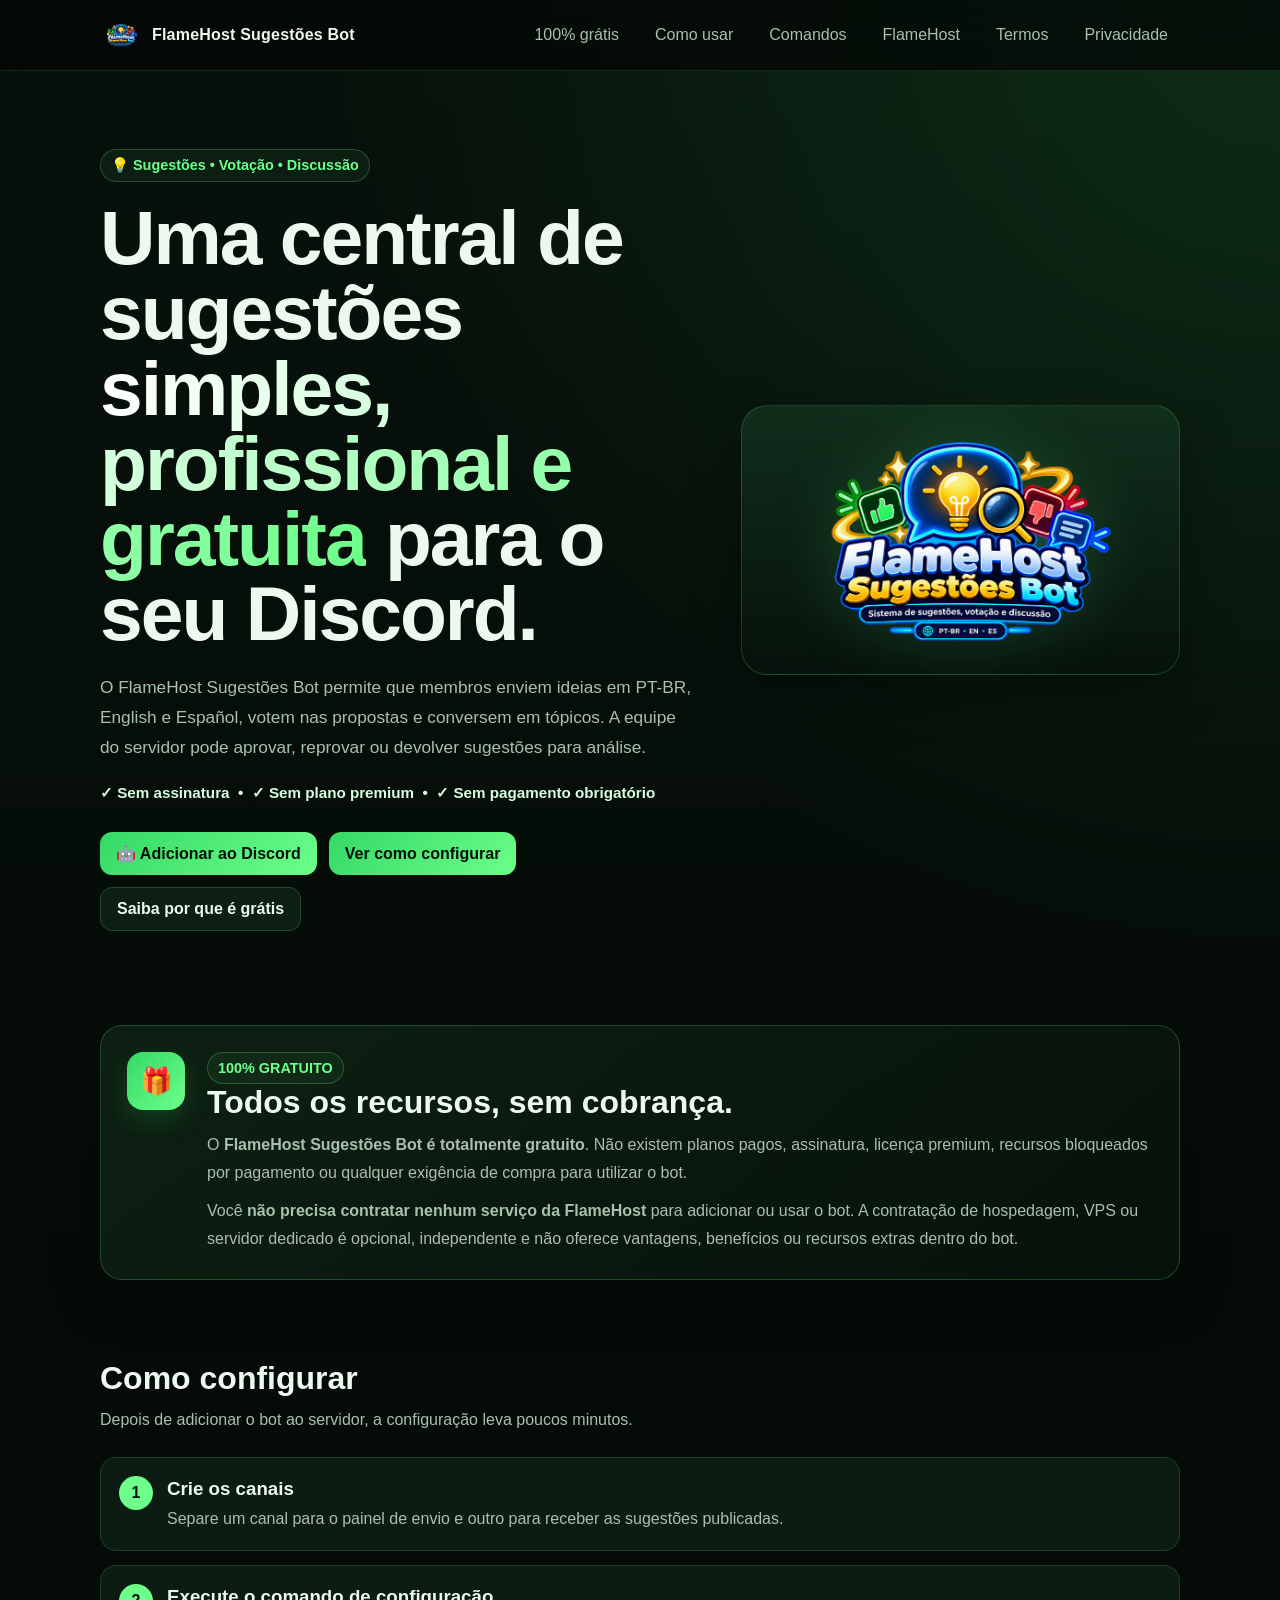
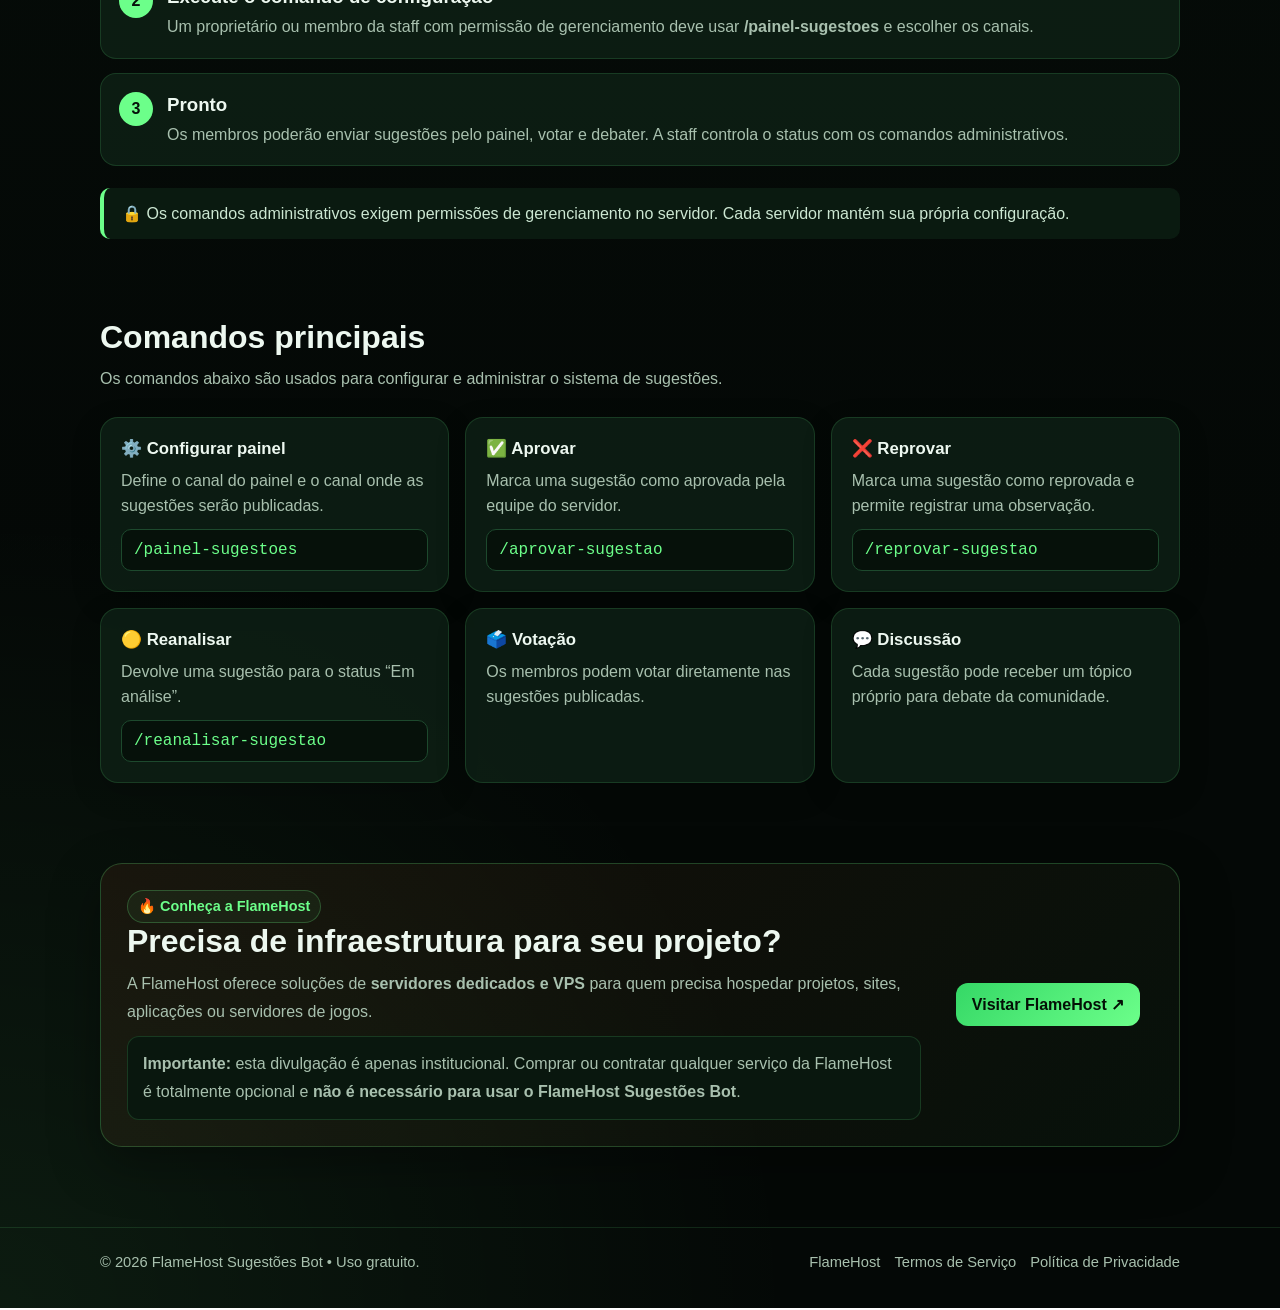
<file: index.html>
<!doctype html>
<html lang="pt-BR">
<head>
  <meta charset="utf-8">
  <meta name="viewport" content="width=device-width,initial-scale=1">
  <meta name="description" content="FlameHost Sugestões Bot — sistema 100% gratuito de sugestões, votação e discussão para comunidades no Discord.">
  <title>FlameHost Sugestões Bot</title>
  <link rel="stylesheet" href="style.css">
</head>
<body>
<header>
  <div class="container nav">
    <a class="brand" href="index.html"><img src="assets/logo.png" alt="Logo FlameHost Sugestões Bot"><span>FlameHost Sugestões Bot</span></a>
    <nav class="navlinks">
      <a href="#gratis">100% grátis</a>
      <a href="#como-usar">Como usar</a>
      <a href="#comandos">Comandos</a>
      <a href="#flamehost">FlameHost</a>
      <a href="termos.html">Termos</a>
      <a href="privacidade.html">Privacidade</a>
    </nav>
  </div>
</header>
<main>
  <div class="container hero">
    <div>
      <span class="eyebrow">💡 Sugestões • Votação • Discussão</span>
      <h1>Uma central de sugestões <span class="gradient">simples, profissional e gratuita</span> para o seu Discord.</h1>
      <p class="lead">O FlameHost Sugestões Bot permite que membros enviem ideias em PT-BR, English e Español, votem nas propostas e conversem em tópicos. A equipe do servidor pode aprovar, reprovar ou devolver sugestões para análise.</p>
      <div class="free-line">✓ Sem assinatura &nbsp;•&nbsp; ✓ Sem plano premium &nbsp;•&nbsp; ✓ Sem pagamento obrigatório</div>
      <div class="actions">
        <a class="btn primary" href="https://discord.com/oauth2/authorize?client_id=1452710670234685712&permissions=8&integration_type=0&scope=bot" target="_blank" rel="noopener noreferrer">🤖 Adicionar ao Discord</a>
        <a class="btn primary" href="#como-usar">Ver como configurar</a>
        <a class="btn secondary" href="#gratis">Saiba por que é grátis</a>
      </div>
    </div>
    <div class="hero-card"><img src="assets/logo.png" alt="FlameHost Sugestões Bot"></div>
  </div>

  <section id="gratis">
    <div class="container">
      <div class="free-panel">
        <div class="free-icon">🎁</div>
        <div>
          <span class="eyebrow">100% GRATUITO</span>
          <h2 class="section-title">Todos os recursos, sem cobrança.</h2>
          <p>O <strong>FlameHost Sugestões Bot é totalmente gratuito</strong>. Não existem planos pagos, assinatura, licença premium, recursos bloqueados por pagamento ou qualquer exigência de compra para utilizar o bot.</p>
          <p>Você <strong>não precisa contratar nenhum serviço da FlameHost</strong> para adicionar ou usar o bot. A contratação de hospedagem, VPS ou servidor dedicado é opcional, independente e não oferece vantagens, benefícios ou recursos extras dentro do bot.</p>
        </div>
      </div>
    </div>
  </section>

  <section id="como-usar">
    <div class="container">
      <h2 class="section-title">Como configurar</h2>
      <p class="section-sub">Depois de adicionar o bot ao servidor, a configuração leva poucos minutos.</p>
      <div class="steps">
        <div class="step"><div><h3>Crie os canais</h3><p>Separe um canal para o painel de envio e outro para receber as sugestões publicadas.</p></div></div>
        <div class="step"><div><h3>Execute o comando de configuração</h3><p>Um proprietário ou membro da staff com permissão de gerenciamento deve usar <strong>/painel-sugestoes</strong> e escolher os canais.</p></div></div>
        <div class="step"><div><h3>Pronto</h3><p>Os membros poderão enviar sugestões pelo painel, votar e debater. A staff controla o status com os comandos administrativos.</p></div></div>
      </div>
      <div class="notice">🔒 Os comandos administrativos exigem permissões de gerenciamento no servidor. Cada servidor mantém sua própria configuração.</div>
    </div>
  </section>

  <section id="comandos">
    <div class="container">
      <h2 class="section-title">Comandos principais</h2>
      <p class="section-sub">Os comandos abaixo são usados para configurar e administrar o sistema de sugestões.</p>
      <div class="grid">
        <article class="card"><h3>⚙️ Configurar painel</h3><p>Define o canal do painel e o canal onde as sugestões serão publicadas.</p><code class="command">/painel-sugestoes</code></article>
        <article class="card"><h3>✅ Aprovar</h3><p>Marca uma sugestão como aprovada pela equipe do servidor.</p><code class="command">/aprovar-sugestao</code></article>
        <article class="card"><h3>❌ Reprovar</h3><p>Marca uma sugestão como reprovada e permite registrar uma observação.</p><code class="command">/reprovar-sugestao</code></article>
        <article class="card"><h3>🟡 Reanalisar</h3><p>Devolve uma sugestão para o status “Em análise”.</p><code class="command">/reanalisar-sugestao</code></article>
        <article class="card"><h3>🗳️ Votação</h3><p>Os membros podem votar diretamente nas sugestões publicadas.</p></article>
        <article class="card"><h3>💬 Discussão</h3><p>Cada sugestão pode receber um tópico próprio para debate da comunidade.</p></article>
      </div>
    </div>
  </section>

  <section id="flamehost">
    <div class="container">
      <div class="host-panel">
        <div>
          <span class="eyebrow">🔥 Conheça a FlameHost</span>
          <h2 class="section-title">Precisa de infraestrutura para seu projeto?</h2>
          <p>A FlameHost oferece soluções de <strong>servidores dedicados e VPS</strong> para quem precisa hospedar projetos, sites, aplicações ou servidores de jogos.</p>
          <p class="host-disclaimer"><strong>Importante:</strong> esta divulgação é apenas institucional. Comprar ou contratar qualquer serviço da FlameHost é totalmente opcional e <strong>não é necessário para usar o FlameHost Sugestões Bot</strong>.</p>
        </div>
        <div class="host-action">
          <a class="btn primary" href="https://flamehost.com.br/" target="_blank" rel="noopener noreferrer">Visitar FlameHost ↗</a>
          
        </div>
      </div>
    </div>
  </section>
</main>
<footer>
  <div class="container footer-row">
    <span>© 2026 FlameHost Sugestões Bot • Uso gratuito.</span>
    <span class="footer-links"><a href="https://flamehost.com.br/" target="_blank" rel="noopener noreferrer">FlameHost</a><a href="termos.html">Termos de Serviço</a><a href="privacidade.html">Política de Privacidade</a></span>
  </div>
</footer>
</body>
</html>
</file>
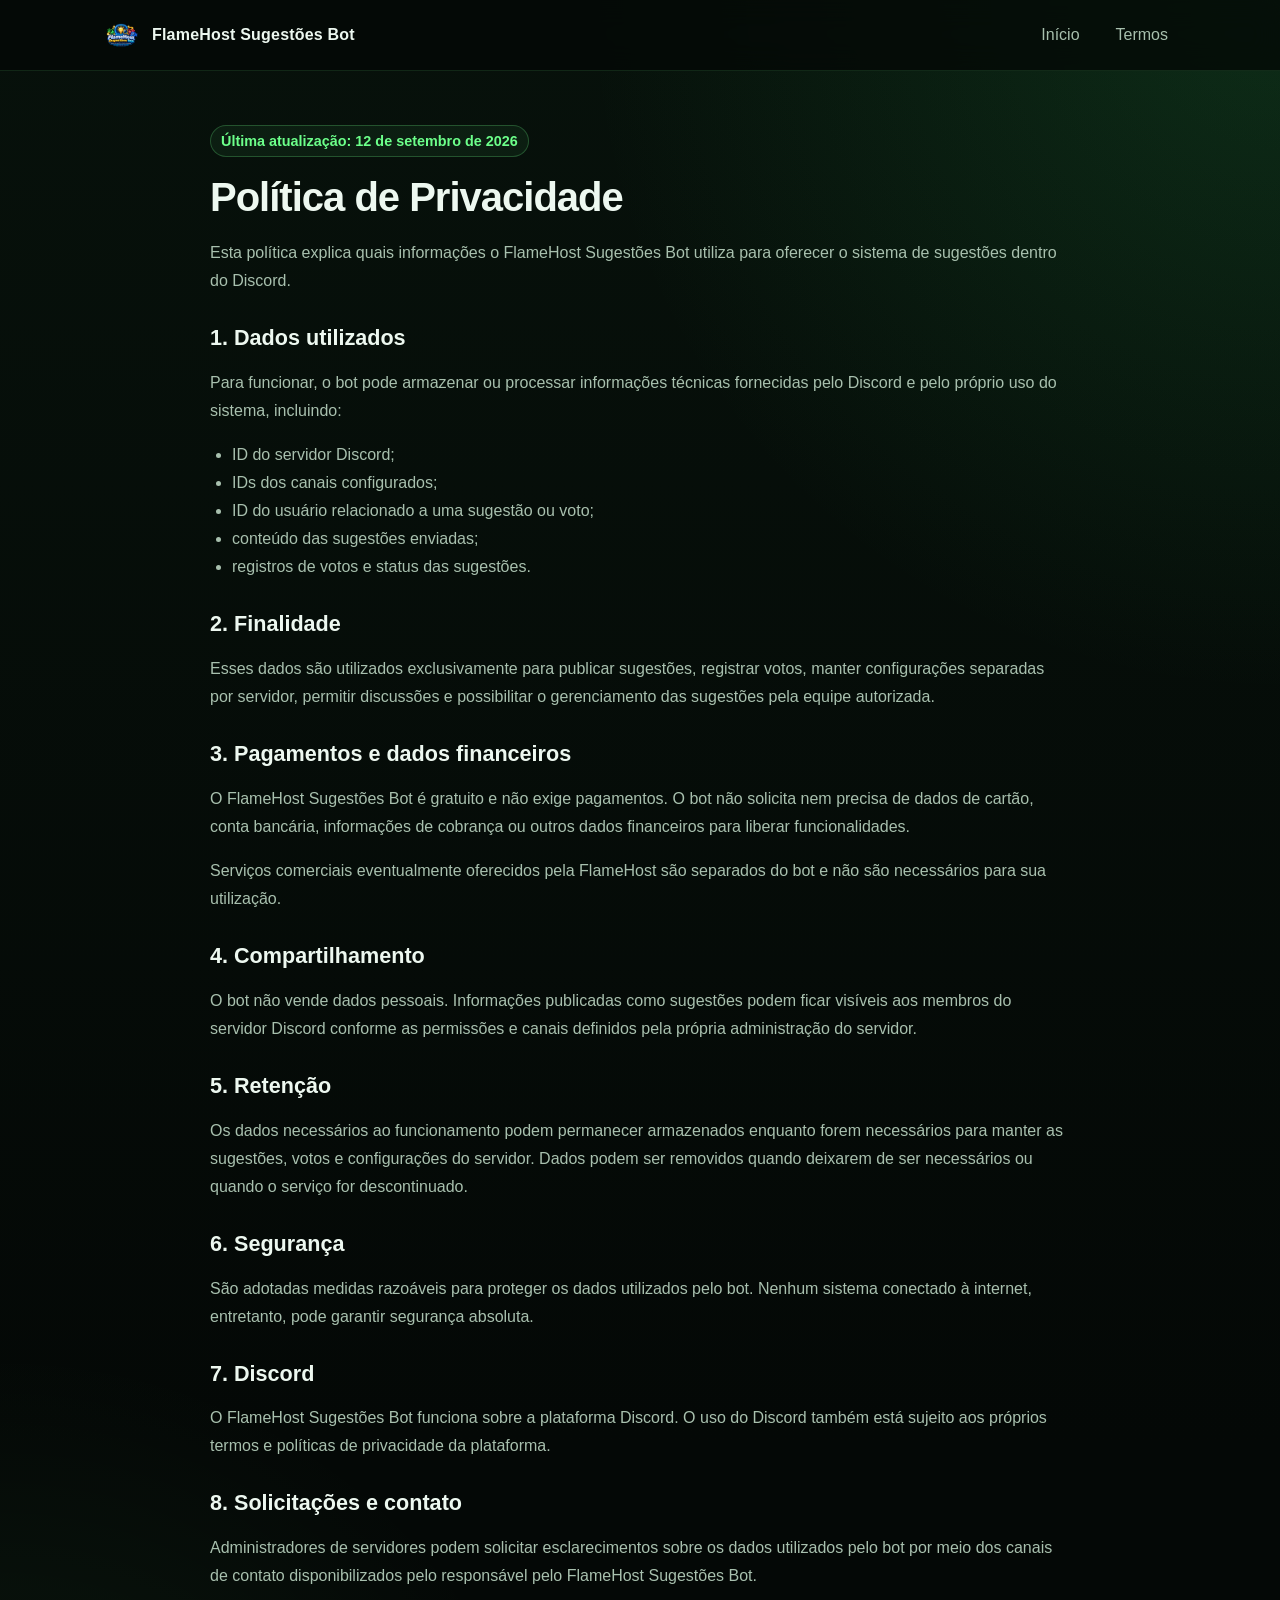
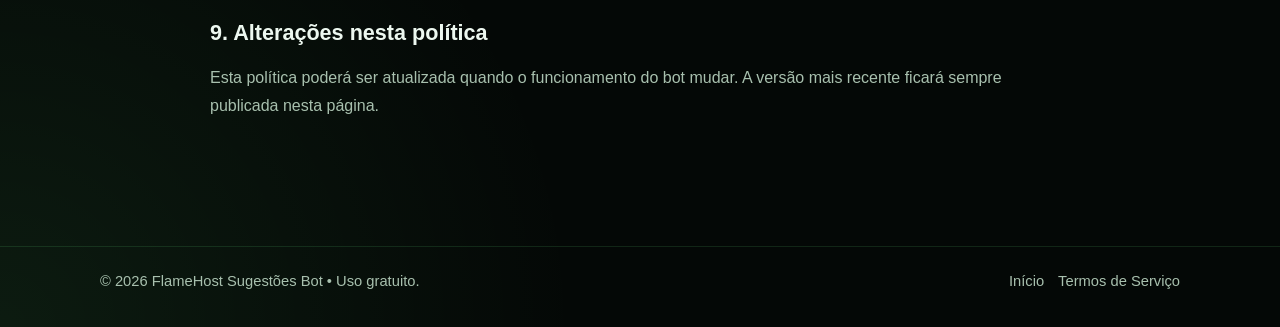
<file: privacidade.html>
<!doctype html>
<html lang="pt-BR">
<head><meta charset="utf-8"><meta name="viewport" content="width=device-width,initial-scale=1"><meta name="description" content="Política de Privacidade do FlameHost Sugestões Bot"><title>Política de Privacidade — FlameHost Sugestões Bot</title><link rel="stylesheet" href="style.css"></head>
<body>
<header><div class="container nav"><a class="brand" href="index.html"><img src="assets/logo.png" alt="Logo"><span>FlameHost Sugestões Bot</span></a><nav class="navlinks"><a href="index.html">Início</a><a href="termos.html">Termos</a></nav></div></header>
<main class="container legal">
  <span class="eyebrow">Última atualização: 12 de setembro de 2026</span>
  <h1>Política de Privacidade</h1>
  <p>Esta política explica quais informações o FlameHost Sugestões Bot utiliza para oferecer o sistema de sugestões dentro do Discord.</p>

  <h2>1. Dados utilizados</h2>
  <p>Para funcionar, o bot pode armazenar ou processar informações técnicas fornecidas pelo Discord e pelo próprio uso do sistema, incluindo:</p>
  <ul>
    <li>ID do servidor Discord;</li>
    <li>IDs dos canais configurados;</li>
    <li>ID do usuário relacionado a uma sugestão ou voto;</li>
    <li>conteúdo das sugestões enviadas;</li>
    <li>registros de votos e status das sugestões.</li>
  </ul>

  <h2>2. Finalidade</h2>
  <p>Esses dados são utilizados exclusivamente para publicar sugestões, registrar votos, manter configurações separadas por servidor, permitir discussões e possibilitar o gerenciamento das sugestões pela equipe autorizada.</p>

  <h2>3. Pagamentos e dados financeiros</h2>
  <p>O FlameHost Sugestões Bot é gratuito e não exige pagamentos. O bot não solicita nem precisa de dados de cartão, conta bancária, informações de cobrança ou outros dados financeiros para liberar funcionalidades.</p>
  <p>Serviços comerciais eventualmente oferecidos pela FlameHost são separados do bot e não são necessários para sua utilização.</p>

  <h2>4. Compartilhamento</h2>
  <p>O bot não vende dados pessoais. Informações publicadas como sugestões podem ficar visíveis aos membros do servidor Discord conforme as permissões e canais definidos pela própria administração do servidor.</p>

  <h2>5. Retenção</h2>
  <p>Os dados necessários ao funcionamento podem permanecer armazenados enquanto forem necessários para manter as sugestões, votos e configurações do servidor. Dados podem ser removidos quando deixarem de ser necessários ou quando o serviço for descontinuado.</p>

  <h2>6. Segurança</h2>
  <p>São adotadas medidas razoáveis para proteger os dados utilizados pelo bot. Nenhum sistema conectado à internet, entretanto, pode garantir segurança absoluta.</p>

  <h2>7. Discord</h2>
  <p>O FlameHost Sugestões Bot funciona sobre a plataforma Discord. O uso do Discord também está sujeito aos próprios termos e políticas de privacidade da plataforma.</p>

  <h2>8. Solicitações e contato</h2>
  <p>Administradores de servidores podem solicitar esclarecimentos sobre os dados utilizados pelo bot por meio dos canais de contato disponibilizados pelo responsável pelo FlameHost Sugestões Bot.</p>

  <h2>9. Alterações nesta política</h2>
  <p>Esta política poderá ser atualizada quando o funcionamento do bot mudar. A versão mais recente ficará sempre publicada nesta página.</p>
</main>
<footer><div class="container footer-row"><span>© 2026 FlameHost Sugestões Bot • Uso gratuito.</span><span class="footer-links"><a href="index.html">Início</a><a href="termos.html">Termos de Serviço</a></span></div></footer>
</body></html>
</file>
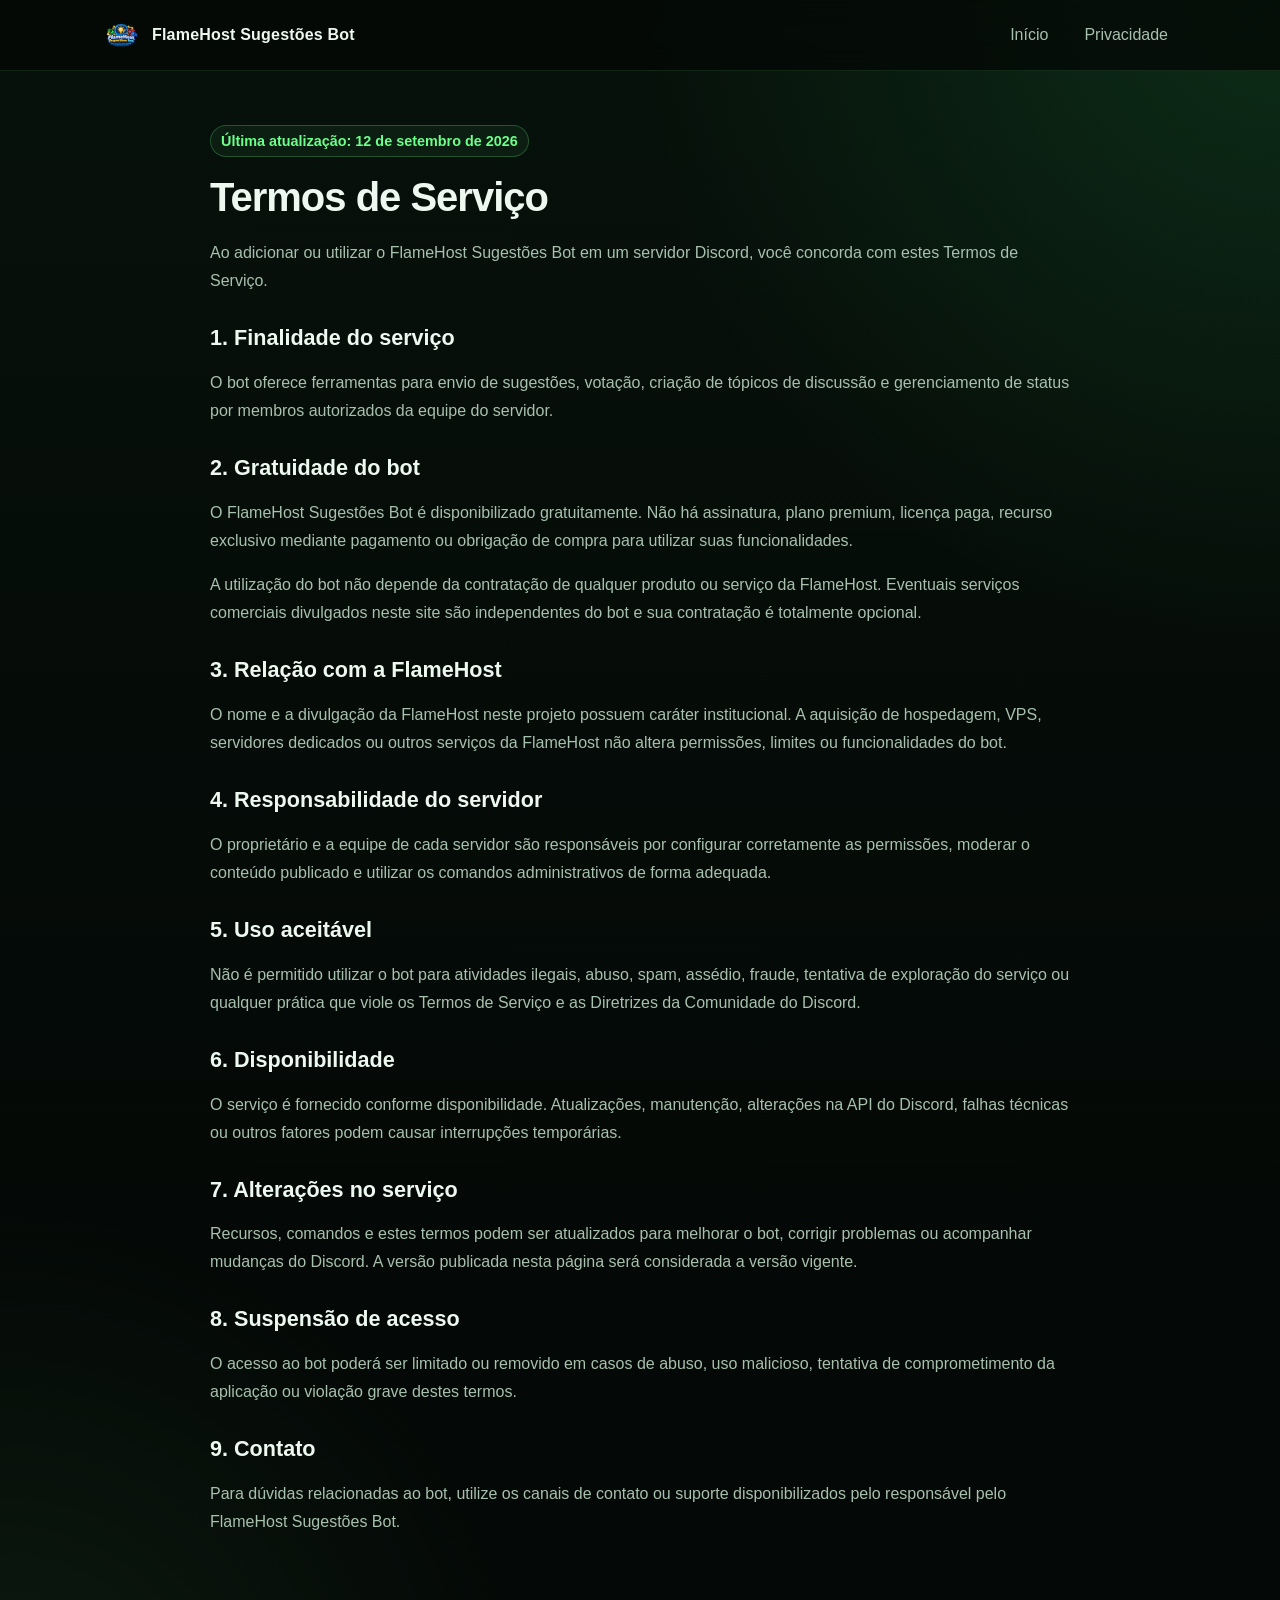
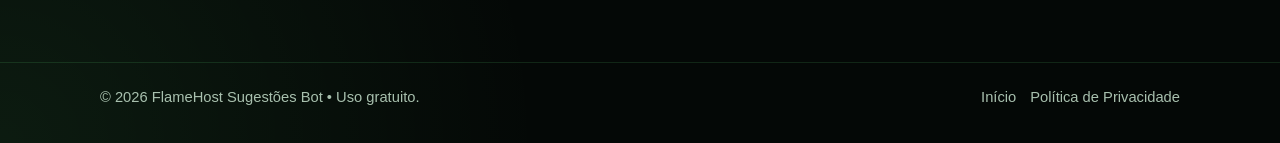
<file: termos.html>
<!doctype html>
<html lang="pt-BR">
<head><meta charset="utf-8"><meta name="viewport" content="width=device-width,initial-scale=1"><meta name="description" content="Termos de Serviço do FlameHost Sugestões Bot"><title>Termos de Serviço — FlameHost Sugestões Bot</title><link rel="stylesheet" href="style.css"></head>
<body>
<header><div class="container nav"><a class="brand" href="index.html"><img src="assets/logo.png" alt="Logo"><span>FlameHost Sugestões Bot</span></a><nav class="navlinks"><a href="index.html">Início</a><a href="privacidade.html">Privacidade</a></nav></div></header>
<main class="container legal">
  <span class="eyebrow">Última atualização: 12 de setembro de 2026</span>
  <h1>Termos de Serviço</h1>
  <p>Ao adicionar ou utilizar o FlameHost Sugestões Bot em um servidor Discord, você concorda com estes Termos de Serviço.</p>

  <h2>1. Finalidade do serviço</h2>
  <p>O bot oferece ferramentas para envio de sugestões, votação, criação de tópicos de discussão e gerenciamento de status por membros autorizados da equipe do servidor.</p>

  <h2>2. Gratuidade do bot</h2>
  <p>O FlameHost Sugestões Bot é disponibilizado gratuitamente. Não há assinatura, plano premium, licença paga, recurso exclusivo mediante pagamento ou obrigação de compra para utilizar suas funcionalidades.</p>
  <p>A utilização do bot não depende da contratação de qualquer produto ou serviço da FlameHost. Eventuais serviços comerciais divulgados neste site são independentes do bot e sua contratação é totalmente opcional.</p>

  <h2>3. Relação com a FlameHost</h2>
  <p>O nome e a divulgação da FlameHost neste projeto possuem caráter institucional. A aquisição de hospedagem, VPS, servidores dedicados ou outros serviços da FlameHost não altera permissões, limites ou funcionalidades do bot.</p>

  <h2>4. Responsabilidade do servidor</h2>
  <p>O proprietário e a equipe de cada servidor são responsáveis por configurar corretamente as permissões, moderar o conteúdo publicado e utilizar os comandos administrativos de forma adequada.</p>

  <h2>5. Uso aceitável</h2>
  <p>Não é permitido utilizar o bot para atividades ilegais, abuso, spam, assédio, fraude, tentativa de exploração do serviço ou qualquer prática que viole os Termos de Serviço e as Diretrizes da Comunidade do Discord.</p>

  <h2>6. Disponibilidade</h2>
  <p>O serviço é fornecido conforme disponibilidade. Atualizações, manutenção, alterações na API do Discord, falhas técnicas ou outros fatores podem causar interrupções temporárias.</p>

  <h2>7. Alterações no serviço</h2>
  <p>Recursos, comandos e estes termos podem ser atualizados para melhorar o bot, corrigir problemas ou acompanhar mudanças do Discord. A versão publicada nesta página será considerada a versão vigente.</p>

  <h2>8. Suspensão de acesso</h2>
  <p>O acesso ao bot poderá ser limitado ou removido em casos de abuso, uso malicioso, tentativa de comprometimento da aplicação ou violação grave destes termos.</p>

  <h2>9. Contato</h2>
  <p>Para dúvidas relacionadas ao bot, utilize os canais de contato ou suporte disponibilizados pelo responsável pelo FlameHost Sugestões Bot.</p>
</main>
<footer><div class="container footer-row"><span>© 2026 FlameHost Sugestões Bot • Uso gratuito.</span><span class="footer-links"><a href="index.html">Início</a><a href="privacidade.html">Política de Privacidade</a></span></div></footer>
</body></html>
</file>
<file: style.css>
:root{
  --bg:#07110b;
  --bg2:#0c1b12;
  --card:#0e2116cc;
  --line:#214b31;
  --green:#6cff8a;
  --green2:#35d866;
  --text:#edf8f0;
  --muted:#a8c0ae;
  --shadow:0 18px 50px rgba(0,0,0,.35);
}
*{box-sizing:border-box}
html{scroll-behavior:smooth}
body{margin:0;font-family:Inter,Segoe UI,Arial,sans-serif;background:
radial-gradient(circle at top right,rgba(53,216,102,.14),transparent 30%),
radial-gradient(circle at bottom left,rgba(108,255,138,.08),transparent 25%),
linear-gradient(180deg,var(--bg),#040806 75%);color:var(--text);min-height:100vh}
a{color:inherit;text-decoration:none}
.container{width:min(1080px,calc(100% - 32px));margin:auto}
header{position:sticky;top:0;z-index:10;background:rgba(4,8,6,.78);backdrop-filter:blur(14px);border-bottom:1px solid rgba(108,255,138,.12)}
.nav{display:flex;align-items:center;justify-content:space-between;gap:20px;padding:14px 0}
.brand{display:flex;align-items:center;gap:10px;font-weight:800;letter-spacing:.2px}
.brand img{width:42px;height:42px;object-fit:contain}
.navlinks{display:flex;gap:12px;flex-wrap:wrap}
.navlinks a{padding:9px 12px;border-radius:10px;color:var(--muted)}
.navlinks a:hover{background:#102619;color:var(--text)}
.hero{display:grid;grid-template-columns:1.15fr .85fr;align-items:center;gap:48px;padding:78px 0 54px}
.eyebrow{display:inline-flex;gap:8px;align-items:center;border:1px solid rgba(108,255,138,.24);background:rgba(108,255,138,.06);padding:7px 10px;border-radius:999px;color:var(--green);font-size:.9rem;font-weight:700}
h1{font-size:clamp(2.4rem,6vw,4.8rem);line-height:.98;margin:18px 0 20px;letter-spacing:-2px}
.gradient{background:linear-gradient(90deg,#fff,var(--green));-webkit-background-clip:text;background-clip:text;color:transparent}
.lead{font-size:1.08rem;line-height:1.75;color:var(--muted);max-width:720px}
.actions{display:flex;gap:12px;flex-wrap:wrap;margin-top:26px}
.btn{display:inline-flex;align-items:center;justify-content:center;padding:12px 16px;border-radius:12px;font-weight:800;border:1px solid var(--line)}
.btn.primary{background:linear-gradient(135deg,var(--green2),var(--green));color:#041006;border:0}
.btn.secondary{background:#0d1f14;color:var(--text)}
.hero-card{position:relative;background:linear-gradient(180deg,rgba(20,54,34,.72),rgba(7,19,12,.9));border:1px solid rgba(108,255,138,.18);border-radius:26px;padding:26px;box-shadow:var(--shadow)}
.hero-card img{display:block;width:min(100%,420px);margin:auto;filter:drop-shadow(0 0 30px rgba(108,255,138,.15))}
section{padding:40px 0}
.section-title{font-size:2rem;margin:0 0 10px}
.section-sub{color:var(--muted);margin:0 0 24px;line-height:1.65}
.grid{display:grid;grid-template-columns:repeat(3,1fr);gap:16px}
.card{background:var(--card);border:1px solid rgba(108,255,138,.14);border-radius:18px;padding:20px;box-shadow:0 10px 30px rgba(0,0,0,.18)}
.card h3{margin:0 0 9px;font-size:1.05rem}
.card p{margin:0;color:var(--muted);line-height:1.6}
.command{display:block;margin-top:10px;background:#06110a;border:1px solid #1d492d;color:var(--green);padding:11px 12px;border-radius:10px;font-family:Consolas,monospace;overflow:auto}
.steps{counter-reset:step;display:grid;gap:14px}
.step{display:grid;grid-template-columns:auto 1fr;gap:14px;align-items:start;background:var(--card);border:1px solid rgba(108,255,138,.14);padding:18px;border-radius:16px}
.step:before{counter-increment:step;content:counter(step);display:grid;place-items:center;width:34px;height:34px;border-radius:50%;background:var(--green);color:#06110a;font-weight:900}
.step h3{margin:2px 0 6px}.step p{margin:0;color:var(--muted);line-height:1.6}
.notice{margin-top:22px;border-left:4px solid var(--green);background:#0a1a10;padding:16px 18px;border-radius:10px;color:#cce7d2}
.legal{max-width:860px;padding:54px 0 70px}
.legal h1{font-size:2.5rem;line-height:1.1;letter-spacing:-1px}
.legal h2{margin-top:30px;font-size:1.35rem}
.legal p,.legal li{color:var(--muted);line-height:1.75}
.legal ul{padding-left:22px}
footer{border-top:1px solid rgba(108,255,138,.12);margin-top:40px;padding:26px 0 38px;color:var(--muted);font-size:.92rem}
.footer-row{display:flex;justify-content:space-between;gap:18px;flex-wrap:wrap}
.footer-links{display:flex;gap:14px;flex-wrap:wrap}
@media (max-width:820px){.hero{grid-template-columns:1fr;padding-top:50px}.hero-card{order:-1}.grid{grid-template-columns:1fr}.nav{align-items:flex-start}.navlinks{justify-content:flex-end}h1{letter-spacing:-1px}}
@media (max-width:560px){.nav{display:block}.navlinks{margin-top:10px}.navlinks a{padding:7px 8px}.hero{gap:28px}.actions .btn{width:100%}}


.free-line{margin-top:18px;color:#d8ffe1;font-size:.95rem;font-weight:700;line-height:1.7}
.free-panel,.host-panel{display:grid;grid-template-columns:auto 1fr;gap:22px;align-items:start;background:linear-gradient(135deg,rgba(108,255,138,.08),rgba(53,216,102,.03));border:1px solid rgba(108,255,138,.22);border-radius:22px;padding:26px;box-shadow:var(--shadow)}
.free-panel p,.host-panel p{color:var(--muted);line-height:1.75;margin:10px 0 0}
.free-icon{display:grid;place-items:center;width:58px;height:58px;border-radius:16px;background:linear-gradient(135deg,var(--green2),var(--green));font-size:1.65rem;box-shadow:0 10px 26px rgba(53,216,102,.18)}
.host-panel{grid-template-columns:1fr auto;align-items:center;background:linear-gradient(135deg,rgba(255,103,48,.07),rgba(108,255,138,.04))}
.host-action{display:flex;flex-direction:column;gap:9px;align-items:center;min-width:210px}
.host-action span{font-size:.85rem;color:var(--muted)}
.host-disclaimer{padding:13px 15px;border:1px solid rgba(108,255,138,.15);background:#09170e;border-radius:12px}
@media (max-width:820px){.free-panel,.host-panel{grid-template-columns:1fr}.host-action{align-items:flex-start;min-width:0}.host-action .btn{width:100%}.free-icon{width:52px;height:52px}}
</file>
